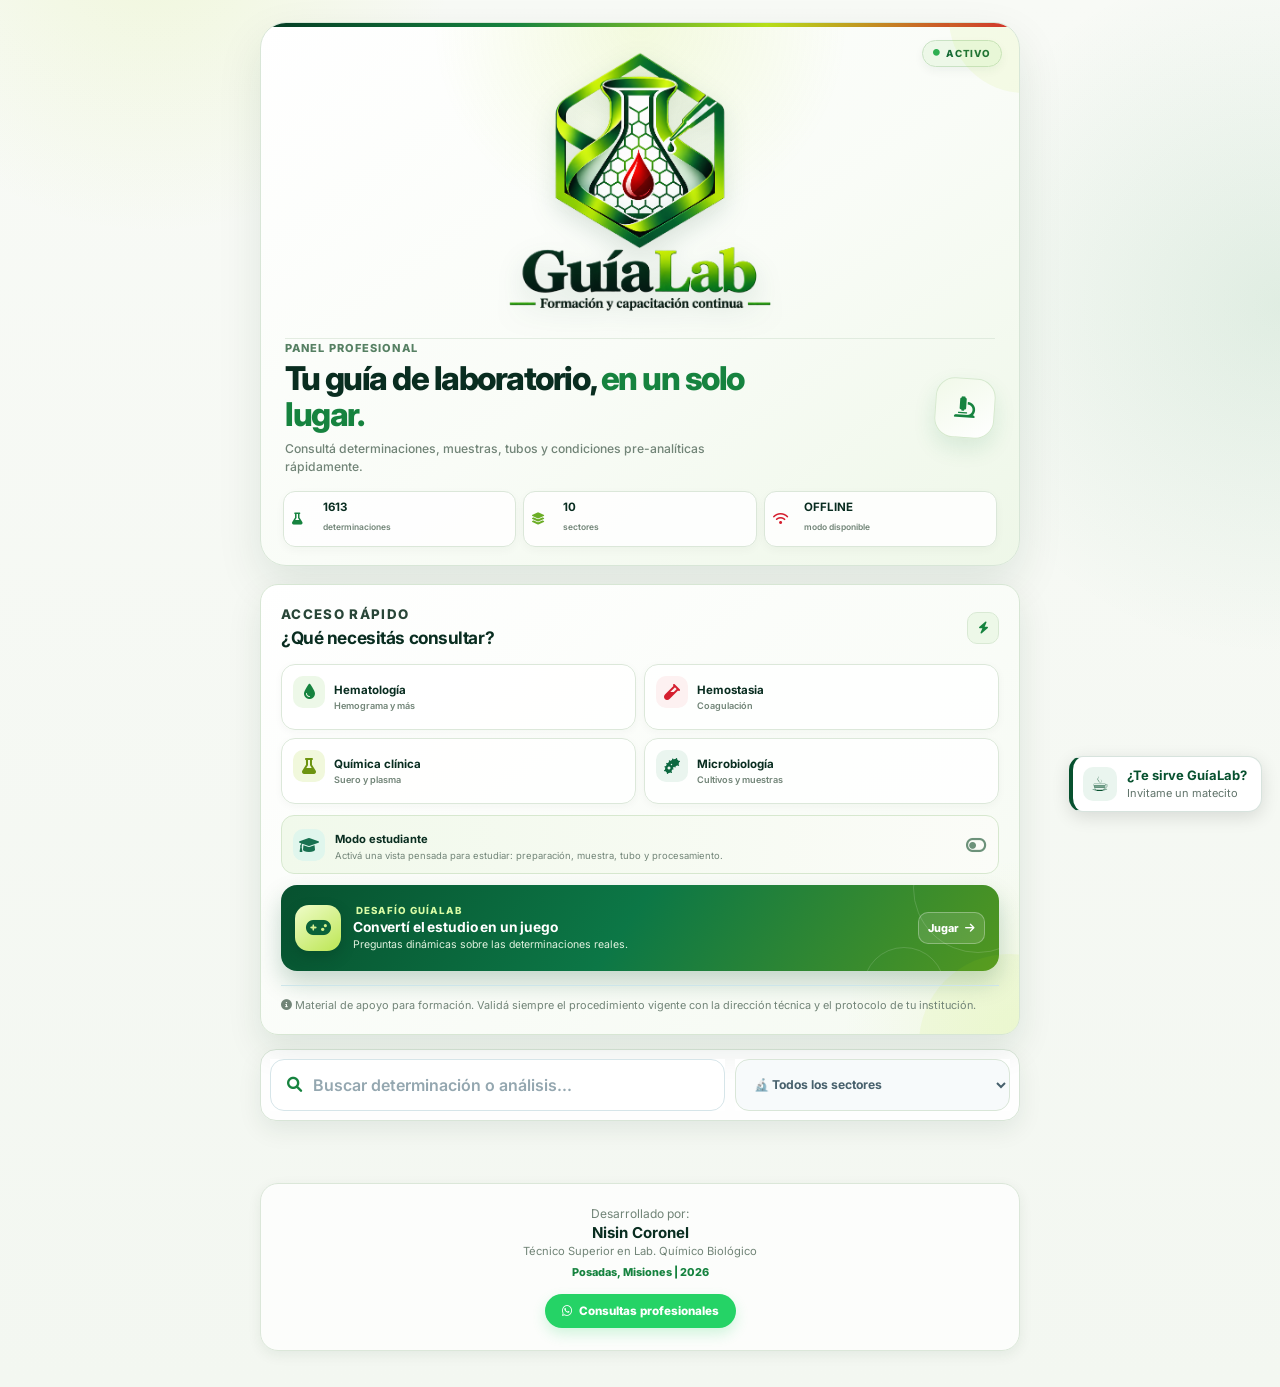
<file: index.html>
<!DOCTYPE html>
<html lang="es">
<head>
    <!-- Google tag (gtag.js) -->
<script async src="https://www.googletagmanager.com/gtag/js?id=G-0PN3C9FFQS"></script>
<script>
  window.dataLayer = window.dataLayer || [];
  function gtag(){dataLayer.push(arguments);}
  gtag('js', new Date());

  gtag('config', 'G-0PN3C9FFQS');
</script>
    <meta charset="UTF-8">
    <meta name="viewport" content="width=device-width, initial-scale=1.0, maximum-scale=1.0, user-scalable=yes">
    <title>GuíaLab | Formación y Pre-Analítica</title>
    <link rel="manifest" href="manifest.json">
    <link rel="stylesheet" href="style.css">
    
    <link rel="preconnect" href="https://fonts.googleapis.com">
    <link rel="preconnect" href="https://fonts.gstatic.com" crossorigin>
    <link href="https://fonts.googleapis.com/css2?family=Inter:wght@400;500;600;700;800&display=swap" rel="stylesheet">
    <link rel="stylesheet" href="https://cdnjs.cloudflare.com/ajax/libs/font-awesome/6.0.0/css/all.min.css">
    
    <meta name="apple-mobile-web-app-capable" content="yes">
    <meta name="apple-mobile-web-app-status-bar-style" content="default">
    <meta name="theme-color" content="#07512f">
</head>
<body>
<!-- Apoyo a GuíaLab -->
<a 
    href="https://matecito.co/guialab"
    target="_blank"
    rel="noopener noreferrer"
    class="matecito-flotante"
    aria-label="Si te sirve GuíaLab, invitame un matecito"
>
    <span class="matecito-icon">☕</span>
    <span class="matecito-text">
        <strong>¿Te sirve GuíaLab?</strong>
        <small>Invitame un matecito</small>
    </span>
</a>
    <div class="app-container">
        <header class="dashboard-header" id="inicio">
            <div class="dashboard-topline">
                <div class="brand-mini brand-full-logo">
                    <img class="brand-logo" src="logo-guialab.png" alt="GuíaLab · Formación y capacitación continua">
                </div>
                <span class="online-pill"><i class="fas fa-circle"></i> Activo</span>
            </div>
            <div class="dashboard-welcome">
                <div>
                    <p class="eyebrow">Panel profesional</p>
                    <h1>Tu guía de laboratorio, <span>en un solo lugar.</span></h1>
                    <p>Consultá determinaciones, muestras, tubos y condiciones pre-analíticas rápidamente.</p>
                </div>
                <div class="header-symbol"><i class="fas fa-microscope"></i></div>
            </div>
            <div class="dashboard-stats" aria-label="Resumen de GuíaLab">
                <div><i class="fas fa-flask"></i><strong id="statDeterminaciones">—</strong><small>determinaciones</small></div>
                <div><i class="fas fa-layer-group"></i><strong id="statSectores">10</strong><small>sectores</small></div>
                <div><i class="fas fa-wifi"></i><strong>OFFLINE</strong><small>modo disponible</small></div>
            </div>
        </header>

        <div id="pedido-status" class="pedido-container" style="display: none;">
            <span><i class="fas fa-clipboard-list"></i> Pedido: <strong id="contador-pedido">0</strong></span>
            <div>
                <button onclick="enviarWhatsApp()" class="btn-ws" title="Enviar por WhatsApp">
                    <i class="fab fa-whatsapp"></i> Enviar
                </button>
                
                <button onclick="descargarTXT()" class="btn-txt" title="Descargar indicaciones en TXT">
                    <i class="fas fa-file-download"></i> TXT
                </button>
                
                <button onclick="vaciarPedido()" class="btn-clear" title="Vaciar Pedido">
                    <i class="fas fa-trash"></i>
                </button>
            </div>
        </div>

        <section class="learning-hub dashboard-panel" id="learningHub" aria-labelledby="learningTitle">
            <div class="panel-heading">
                <div>
                    <p class="section-kicker">Acceso rápido</p>
                    <h2 id="learningTitle">¿Qué necesitás consultar?</h2>
                </div>
                <span class="panel-icon"><i class="fas fa-bolt"></i></span>
            </div>
            <div class="dashboard-actions" aria-label="Acciones rápidas">
                <button type="button" data-sector="Hematología"><span><i class="fas fa-droplet"></i></span><strong>Hematología</strong><small>Hemograma y más</small></button>
                <button type="button" data-sector="Hemostasia"><span><i class="fas fa-vial"></i></span><strong>Hemostasia</strong><small>Coagulación</small></button>
                <button type="button" data-sector="Química clínica"><span><i class="fas fa-flask"></i></span><strong>Química clínica</strong><small>Suero y plasma</small></button>
                <button type="button" data-sector="Microbiología"><span><i class="fas fa-bacterium"></i></span><strong>Microbiología</strong><small>Cultivos y muestras</small></button>
            </div>
            <button type="button" class="dashboard-guide" id="studentModeButton" aria-pressed="false">
                <span class="guide-icon"><i class="fas fa-graduation-cap"></i></span>
                <span class="guide-copy"><strong>Modo estudiante</strong><span>Activá una vista pensada para estudiar: preparación, muestra, tubo y procesamiento.</span></span>
                <span class="guide-toggle"><i class="fas fa-toggle-off"></i></span>
            </button>
            <a class="challenge-card" href="game.html" aria-label="Abrir Desafío GuíaLab">
                <span class="challenge-orbit challenge-orbit-one"></span>
                <span class="challenge-orbit challenge-orbit-two"></span>
                <span class="challenge-icon"><i class="fas fa-gamepad"></i></span>
                <span class="challenge-copy">
                    <span class="challenge-kicker"><i class="fas fa-sparkles"></i> Desafío GuíaLab</span>
                    <strong>Convertí el estudio en un juego</strong>
                    <small>Preguntas dinámicas sobre las determinaciones reales.</small>
                </span>
                <span class="challenge-action">Jugar <i class="fas fa-arrow-right"></i></span>
            </a>
            <div id="studentModePanel" class="student-mode-panel" hidden>
                <div class="student-mode-title"><i class="fas fa-book-medical"></i><strong>Modo estudiante activado</strong></div>
                <div class="student-mode-grid">
                    <div><b>1</b><span>Buscá una determinación</span></div>
                    <div><b>2</b><span>Revisá preparación y ayuno</span></div>
                    <div><b>3</b><span>Identificá muestra y tubo</span></div>
                    <div><b>4</b><span>Estudiá el procesamiento</span></div>
                </div>
            </div>
            <p class="clinical-note"><i class="fas fa-circle-info"></i> Material de apoyo para formación. Validá siempre el procedimiento vigente con la dirección técnica y el protocolo de tu institución.</p>
        </section>

        <section class="search-section" id="buscar" aria-label="Buscar estudios">
            <div class="input-group">
                <i class="fas fa-search"></i>
                <input type="text" id="searchInput" placeholder="Buscar determinación o análisis...">
            </div>
            
            <div class="select-group">
                <select id="areaSelect">
                    <option value="">🔬 Todos los sectores</option>
                    <option value="Hematología">🔬 Hematología</option>
                    <option value="Hemostasia">🩸 Hemostasia</option>
                    <option value="Microbiología">🧫 Microbiología</option>
                    <option value="Química clínica">🧪 Química Clínica</option> 
                    <option value="Endocrinología">🧬 Endocrinología</option>
                    <option value="Serología">💉 Serología</option>
                    <option value="Orina">🚽 Orina</option>
                    <option value="Parasitología">🦠 Parasitología</option>
                    <option value="Pesquisa Neonatal">🐰 Pesquisa Neonatal</option>
                    <option value="Autoinmunidad">🧩 Autoinmunidad</option>
                </select>
            </div>
        </section>

        <p id="resultsSummary" class="results-summary" aria-live="polite"></p>
        <ul id="examList" aria-label="Resultados de estudios"></ul>

        <div id="modal" class="modal">
            <div class="modal-content">
                <span class="close" id="closeModal">&times;</span>
                <div id="modalData"></div>
            </div>
        </div>

        <footer>
            <p>Desarrollado por:</p>
            <strong>Nisin Coronel</strong>
            <span>Técnico Superior en Lab. Químico Biológico</span>
            <div class="footer-tag">Posadas, Misiones | 2026</div>
            
            <a href="https://wa.me/+5493765127562" 
               target="_blank" 
               rel="noopener noreferrer" 
               class="footer-contact">
                <i class="fab fa-whatsapp"></i> Consultas profesionales
            </a>
        </footer>
    </div>

    <nav class="mobile-bottom-nav" aria-label="Navegación rápida">
        <a href="#inicio" class="mobile-nav-item active" data-nav="inicio"><i class="fas fa-house"></i><span>Inicio</span></a>
        <a href="#buscar" class="mobile-nav-item" data-nav="buscar"><i class="fas fa-magnifying-glass"></i><span>Buscar</span></a>
        <a href="#learningHub" class="mobile-nav-item" data-nav="estudiar"><i class="fas fa-graduation-cap"></i><span>Estudiar</span></a>
        <a href="#pedido-status" class="mobile-nav-item" data-nav="pedido"><i class="fas fa-clipboard-list"></i><span>Pedido</span></a>
    </nav>

    <script src="script.js"></script>
    <script>
        // Navegación móvil: mantiene una experiencia tipo app sin alterar la lógica existente.
        document.querySelectorAll('.mobile-nav-item').forEach(item => {
            item.addEventListener('click', () => {
                document.querySelectorAll('.mobile-nav-item').forEach(i => i.classList.remove('active'));
                item.classList.add('active');
                if (item.dataset.nav === 'buscar') {
                    setTimeout(() => document.getElementById('searchInput')?.focus({ preventScroll: true }), 180);
                }
                if (item.dataset.nav === 'pedido') {
                    const pedido = document.getElementById('pedido-status');
                    if (pedido && getComputedStyle(pedido).display === 'none') {
                        document.getElementById('examList')?.scrollIntoView({ behavior: 'smooth', block: 'start' });
                    }
                }
            });
        });
    </script>

    <script>
        if ('serviceWorker' in navigator) {
            window.addEventListener('load', () => {
                navigator.serviceWorker.register('./sw.js')
                    .then(reg => console.log('✅ GuíaLab Offline Activo'))
                    .catch(err => console.log('❌ Error Service Worker', err));
            });
        }
    </script>
</body>
</html>
</file>
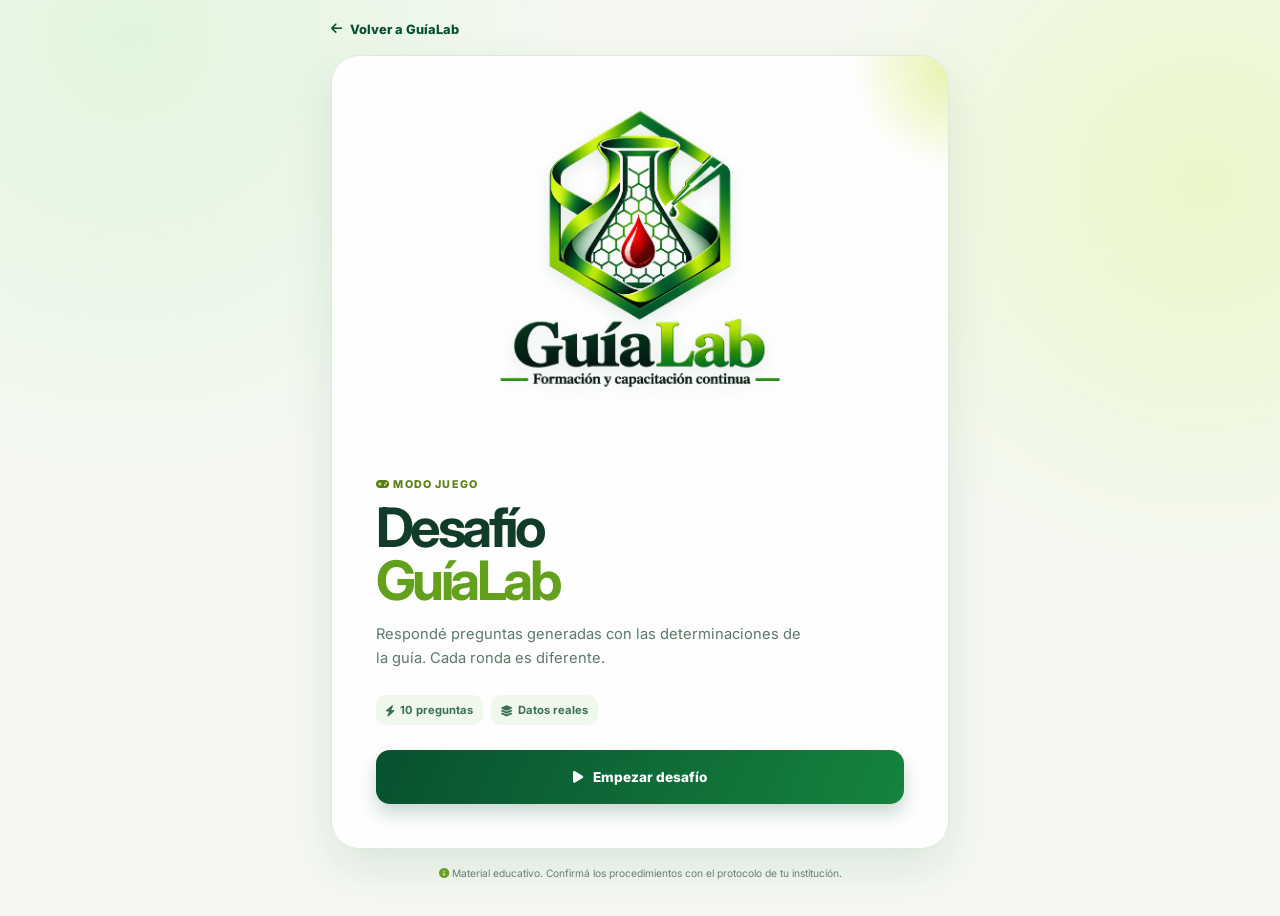
<file: game.html>
<!DOCTYPE html>
<html lang="es">
<head>
    <meta charset="UTF-8">
    <meta name="viewport" content="width=device-width, initial-scale=1.0">
    <meta name="theme-color" content="#07512f">
    <title>Desafío GuíaLab</title>
    <link rel="manifest" href="manifest.json">
    <link rel="preconnect" href="https://fonts.googleapis.com">
    <link rel="preconnect" href="https://fonts.gstatic.com" crossorigin>
    <link href="https://fonts.googleapis.com/css2?family=Inter:wght@400;500;600;700;800&display=swap" rel="stylesheet">
    <link rel="stylesheet" href="https://cdnjs.cloudflare.com/ajax/libs/font-awesome/6.0.0/css/all.min.css">
    <link rel="stylesheet" href="game.css">
</head>
<body>
    <main class="game-shell">
        <a class="back-link" href="index.html"><i class="fas fa-arrow-left"></i> Volver a GuíaLab</a>
        <section class="game-card" aria-live="polite">
            <div class="game-brand"><img src="logo-guialab.png" alt="GuíaLab · Formación y capacitación continua"></div>
            <div id="gameContent">
                <div class="intro-screen">
                    <span class="eyebrow"><i class="fas fa-gamepad"></i> Modo juego</span>
                    <h1>Desafío<br><em>GuíaLab</em></h1>
                    <p>Respondé preguntas generadas con las determinaciones de la guía. Cada ronda es diferente.</p>
                    <div class="intro-stats"><span><i class="fas fa-bolt"></i> 10 preguntas</span><span><i class="fas fa-layer-group"></i> Datos reales</span></div>
                    <button class="primary-button" id="startGame"><i class="fas fa-play"></i> Empezar desafío</button>
                    <p class="best-score" id="bestScore" hidden></p>
                </div>
            </div>
        </section>
        <p class="support-note"><i class="fas fa-circle-info"></i> Material educativo. Confirmá los procedimientos con el protocolo de tu institución.</p>
    </main>
    <script src="game.js"></script>
</body>
</html>
</file>
<file: style.css>
/* ==========================================================
   GUÍALAB · Sistema visual
   Estética clínica / tecnológica · responsive · accesible
   ========================================================== */

:root {
    --primary: #16833f;
    --primary-dark: #07512f;
    --primary-soft: #edf8e8;
    --accent: #b6df18;
    --accent-soft: #f2f9dc;
    --dark: #092d20;
    --text: #365247;
    --muted: #71877c;
    --light-bg: #f4f7f0;
    --white: #ffffff;
    --border: #dce7dd;
    --border-strong: #c6d8ca;
    --whatsapp: #25d366;
    --danger: #e05252;
    --shadow-sm: 0 3px 12px rgba(7, 57, 32, .07);
    --shadow-md: 0 12px 30px rgba(7, 57, 32, .11);
    --shadow-lg: 0 24px 60px rgba(7, 57, 32, .18);
    --radius: 18px;
}

* { box-sizing: border-box; }

html { scroll-behavior: smooth; }

body {
    font-family: 'Inter', 'Segoe UI', system-ui, sans-serif;
    background:
        radial-gradient(circle at 10% 0%, rgba(8, 126, 164, .09), transparent 28rem),
        radial-gradient(circle at 95% 25%, rgba(22, 163, 148, .07), transparent 24rem),
        var(--light-bg);
    margin: 0;
    padding: 22px 16px 40px;
    color: var(--dark);
    -webkit-font-smoothing: antialiased;
    text-rendering: optimizeLegibility;
}

button, input, select { font: inherit; }
button { -webkit-tap-highlight-color: transparent; }

.app-container {
    width: min(100%, 720px);
    margin: 0 auto;
}

/* ===================== HEADER ===================== */
header {
    position: relative;
    overflow: hidden;
    text-align: center;
    margin-bottom: 18px;
    padding: 25px 22px 22px;
    border: 1px solid rgba(255,255,255,.85);
    border-radius: 24px;
    background: rgba(255,255,255,.88);
    box-shadow: var(--shadow-md);
    backdrop-filter: blur(14px);
}

header::before {
    content: '';
    position: absolute;
    inset: 0 0 auto;
    height: 5px;
    background: linear-gradient(90deg, var(--primary-dark), var(--primary), var(--accent));
}

header::after {
    content: '';
    position: absolute;
    width: 150px;
    height: 150px;
    border-radius: 50%;
    right: -80px;
    top: -80px;
    background: rgba(8,126,164,.07);
    pointer-events: none;
}

.brand-logo {
    position: relative;
    z-index: 1;
    display: block;
    width: min(205px, 62%);
    aspect-ratio: 1;
    object-fit: contain;
    margin: -5px auto 5px;
    filter: drop-shadow(0 10px 18px rgba(8, 86, 111, .14));
}

header .eyebrow,
.section-kicker {
    color: var(--primary);
    font-size: .69rem;
    font-weight: 800;
    letter-spacing: .10em;
    text-transform: uppercase;
}

header .eyebrow {
    margin: 0 0 7px;
}

header h1 {
    margin: 0 0 7px;
    font-size: clamp(1.45rem, 5vw, 1.8rem);
    line-height: 1.15;
    font-weight: 800;
    color: var(--dark);
    letter-spacing: -.035em;
}

header > p:last-child {
    margin: 0;
    color: var(--muted);
    font-size: .78rem;
    font-weight: 600;
}

/* ===================== LEARNING HUB ===================== */
.learning-hub {
    position: relative;
    overflow: hidden;
    background: linear-gradient(135deg, #eaf8fb 0%, #f7fcfd 58%, #edf9f6 100%);
    border: 1px solid #cde9ef;
    border-radius: var(--radius);
    padding: 20px;
    margin-bottom: 16px;
    box-shadow: var(--shadow-sm);
}

.learning-hub::after {
    content: '';
    position: absolute;
    width: 180px;
    height: 180px;
    border-radius: 50%;
    background: rgba(22,163,148,.06);
    right: -80px;
    bottom: -100px;
    pointer-events: none;
}

.learning-hub__intro {
    display: flex;
    align-items: flex-start;
    gap: 13px;
    position: relative;
    z-index: 1;
}

.learning-hub__icon {
    display: grid;
    place-items: center;
    flex: 0 0 42px;
    width: 42px;
    height: 42px;
    border-radius: 13px;
    color: #fff;
    background: linear-gradient(145deg, var(--primary), var(--primary-dark));
    box-shadow: 0 7px 16px rgba(8,126,164,.22);
}

.learning-hub h2 {
    margin: 2px 0 6px;
    color: var(--dark);
    font-size: 1.08rem;
    line-height: 1.3;
    letter-spacing: -.02em;
}

.learning-hub p {
    margin: 0;
    color: var(--text);
    font-size: .83rem;
    line-height: 1.5;
}

.learning-hub .section-kicker { margin: 0 0 2px; }

.study-steps {
    display: grid;
    grid-template-columns: repeat(3, 1fr);
    gap: 8px;
    margin: 17px 0 14px;
    position: relative;
    z-index: 1;
}

.study-steps div {
    padding: 11px 7px 10px;
    background: rgba(255,255,255,.72);
    border: 1px solid rgba(255,255,255,.9);
    border-radius: 13px;
    text-align: center;
}

.study-steps span {
    display: grid;
    place-items: center;
    width: 23px;
    height: 23px;
    margin: 0 auto 5px;
    border-radius: 50%;
    background: #c9e9f0;
    color: var(--primary-dark);
    font-size: .68rem;
    font-weight: 800;
}

.study-steps strong, .study-steps small { display: block; }
.study-steps strong { font-size: .73rem; color: var(--dark); }
.study-steps small { margin-top: 2px; color: var(--muted); font-size: .62rem; line-height: 1.2; }

.quick-sectors {
    display: flex;
    flex-wrap: wrap;
    gap: 7px;
    position: relative;
    z-index: 1;
}

.quick-sectors button {
    border: 1px solid #c5e3ea;
    border-radius: 999px;
    padding: 8px 11px;
    background: rgba(255,255,255,.88);
    color: var(--primary-dark);
    cursor: pointer;
    font-size: .72rem;
    font-weight: 700;
    transition: .2s ease;
}

.quick-sectors button:hover,
.quick-sectors button:focus-visible {
    background: #fff;
    border-color: #91cad8;
    transform: translateY(-1px);
    box-shadow: 0 5px 12px rgba(8,126,164,.10);
    outline: none;
}

.clinical-note {
    margin-top: 14px !important;
    padding-top: 11px;
    border-top: 1px solid #cde5ea;
    color: var(--muted) !important;
    font-size: .68rem !important;
    position: relative;
    z-index: 1;
}

/* ===================== PEDIDO ===================== */
.pedido-container {
    background: linear-gradient(135deg, #173d4d, #102c3a);
    color: white;
    padding: 11px 12px 11px 16px;
    border-radius: 16px;
    margin-bottom: 14px;
    display: none;
    justify-content: space-between;
    align-items: center;
    gap: 10px;
    box-shadow: 0 12px 25px rgba(16,44,58,.20);
    position: sticky;
    top: 12px;
    z-index: 20;
    border: 1px solid rgba(255,255,255,.10);
    backdrop-filter: blur(12px);
}

.pedido-container > span {
    font-size: .82rem;
    font-weight: 600;
    white-space: nowrap;
}

.pedido-container > span i { color: #7bd8cd; margin-right: 5px; }
.pedido-container > span strong { color: #fff; font-size: 1rem; }

.pedido-container > div { display: flex; align-items: center; gap: 5px; }

.btn-ws, .btn-txt, .btn-clear {
    border: none;
    color: white;
    cursor: pointer;
    display: inline-flex;
    align-items: center;
    justify-content: center;
    gap: 7px;
    min-height: 38px;
    border-radius: 10px;
    font-weight: 800;
    transition: transform .18s ease, filter .18s ease, box-shadow .18s ease;
}

.btn-ws {
    background: var(--whatsapp);
    padding: 9px 13px;
    box-shadow: 0 5px 14px rgba(37,211,102,.22);
    font-size: .75rem;
}

.btn-txt {
    background: var(--primary);
    padding: 9px 12px;
    font-size: .75rem;
}

.btn-clear {
    background: rgba(255,255,255,.10);
    padding: 9px 11px;
    margin-left: 0;
}

.btn-ws:hover, .btn-txt:hover, .btn-clear:hover { transform: translateY(-1px); filter: brightness(1.06); }
.btn-clear:hover { background: var(--danger); }

/* ===================== SEARCH ===================== */
.search-section {
    display: grid;
    grid-template-columns: minmax(0, 1.65fr) minmax(180px, 1fr);
    gap: 10px;
    margin-bottom: 12px;
}

.input-group, .select-group { position: relative; display: flex; align-items: center; }

.input-group i {
    position: absolute;
    left: 15px;
    color: #8aa1ac;
    font-size: .95rem;
    pointer-events: none;
    z-index: 1;
}

input, select {
    width: 100%;
    min-height: 48px;
    padding: 12px 14px 12px 42px;
    border: 1px solid var(--border);
    border-radius: 13px;
    font-size: 15px;
    color: var(--dark);
    background: rgba(255,255,255,.94);
    outline: none;
    box-shadow: var(--shadow-sm);
    transition: border-color .2s ease, box-shadow .2s ease, transform .2s ease;
}

input::placeholder { color: #94a7b0; }
input:focus, select:focus {
    border-color: #75bfd0;
    box-shadow: 0 0 0 4px rgba(8,126,164,.11), var(--shadow-sm);
}

select { padding-left: 14px; cursor: pointer; }

.results-summary {
    min-height: 18px;
    margin: 0 2px 8px;
    color: var(--muted);
    font-size: .72rem;
    font-weight: 700;
}

/* ===================== RESULTADOS ===================== */
#examList { list-style: none; padding: 0; margin: 0; }

#examList li {
    position: relative;
    background: rgba(255,255,255,.96);
    margin-bottom: 9px;
    padding: 14px 15px;
    border-radius: 15px;
    box-shadow: var(--shadow-sm);
    border: 1px solid var(--border);
    display: flex;
    justify-content: space-between;
    align-items: center;
    gap: 12px;
    cursor: pointer;
    transition: transform .18s ease, box-shadow .18s ease, border-color .18s ease;
    animation: fadeIn .24s ease both;
}

#examList li:hover {
    transform: translateY(-2px);
    box-shadow: var(--shadow-md);
    border-color: #b8d8e1;
}

#examList li:active { transform: translateY(0); }

.wrapper-izquierdo { display: flex; align-items: center; min-width: 0; }
.wrapper-izquierdo > div { min-width: 0; }

.wrapper-izquierdo strong {
    display: inline-block;
    max-width: 100%;
    margin-bottom: 3px;
    color: var(--dark);
    font-size: .9rem;
    line-height: 1.3;
}

.wrapper-izquierdo small { color: var(--muted) !important; font-size: .68rem; }
.wrapper-izquierdo small i { color: var(--primary); margin-right: 3px; }

.tubo-color {
    width: 17px;
    height: 17px;
    border-radius: 50%;
    display: inline-block;
    margin-right: 13px;
    box-shadow: inset 0 0 0 2px rgba(0,0,0,.09), 0 2px 5px rgba(0,0,0,.08);
    flex-shrink: 0;
}

.color-rojo { background-color: #dc3d4b; }
.color-lila { background-color: #9b62d2; }
.color-celeste { background-color: #26a9d4; }
.color-negro { background-color: #263943; }
.color-verde { background-color: #2dbd83; }
.color-esteril { background-color: #f3b64a; border: 2px solid #4d9be8 !important; }

.badge {
    display: inline-flex;
    align-items: center;
    padding: 3px 7px;
    border-radius: 999px;
    font-size: .57rem;
    line-height: 1.2;
    font-weight: 800;
    text-transform: uppercase;
    letter-spacing: .03em;
    margin-left: 5px;
    vertical-align: 2px;
}

.urgencia-alta { background: #ffe6e7; color: #a72e39; }
.urgencia-media { background: #fff2d7; color: #8a5a08; }
.urgencia-baja { background: #e0f6ed; color: #187151; }

#examList li > i { color: #b2c4cc !important; transition: transform .2s ease, color .2s ease; }
#examList li:hover > i { color: var(--primary) !important; transform: translateX(2px); }

/* ===================== MODAL ===================== */
.modal {
    display: none;
    position: fixed;
    z-index: 100;
    inset: 0;
    width: 100%;
    height: 100%;
    padding: 18px;
    background: rgba(10, 30, 40, .62);
    backdrop-filter: blur(7px);
    align-items: center;
    justify-content: center;
}

.modal-content {
    max-height: min(88vh, 760px);
    overflow-y: auto;
    background: var(--white);
    padding: 24px;
    border: 1px solid rgba(255,255,255,.8);
    border-radius: 24px;
    width: min(100%, 470px);
    position: relative;
    box-shadow: var(--shadow-lg);
    animation: modalIn .2s ease both;
    scrollbar-width: thin;
}

.close {
    position: absolute;
    right: 16px;
    top: 13px;
    display: grid;
    place-items: center;
    width: 34px;
    height: 34px;
    border-radius: 10px;
    font-size: 23px;
    line-height: 1;
    color: #8aa0aa;
    cursor: pointer;
    transition: .18s ease;
    z-index: 2;
}

.close:hover { color: var(--dark); background: #eef4f6; }

.modal-header-analisis {
    border-bottom: 1px solid var(--border);
    padding: 3px 40px 14px 0;
    margin-bottom: 14px;
}

.modal-title {
    font-size: 1.22rem;
    line-height: 1.25;
    font-weight: 800;
    color: var(--dark);
    margin: 0 0 5px;
    letter-spacing: -.025em;
}

.modal-sector {
    font-size: .65rem;
    font-weight: 800;
    color: var(--primary-dark);
    background: var(--primary-soft);
    border: 1px solid #cde9ef;
    padding: 4px 8px;
    border-radius: 999px;
}

.seccion-modal-paciente,
.seccion-modal-tecnico {
    border-radius: 15px;
    padding: 14px;
    margin-bottom: 14px;
}

.seccion-modal-paciente { background: #eefaf6; border: 1px solid #ccefe4; }
.seccion-modal-tecnico { background: #f5f9fb; border: 1px solid var(--border); }

.modal-subtitulo {
    font-size: .69rem;
    font-weight: 800;
    text-transform: uppercase;
    letter-spacing: .07em;
    margin: 0 0 7px;
}

.modal-subtitulo.paciente { color: #16735f; }
.modal-subtitulo.tecnico { color: var(--primary-dark); }

.modal-texto { font-size: .84rem; color: var(--text); line-height: 1.55; margin: 0; }

.modal-tabs {
    display: flex;
    gap: 6px;
    margin-bottom: 14px;
    padding: 4px;
    border: 1px solid var(--border);
    background: #f4f8f9;
    border-radius: 13px;
}

.tab-btn {
    flex: 1;
    background: transparent;
    border: none;
    padding: 9px;
    border-radius: 9px;
    font-size: .77rem;
    font-weight: 800;
    color: var(--muted);
    cursor: pointer;
    display: flex;
    align-items: center;
    justify-content: center;
    gap: 6px;
    transition: all .2s ease;
}

.tab-btn.active.tab-paciente {
    background: #fff;
    color: #16735f;
    box-shadow: 0 3px 9px rgba(21,76,65,.10);
}

.tab-btn.active.tab-tecnico {
    background: #fff;
    color: var(--primary-dark);
    box-shadow: 0 3px 9px rgba(8,86,111,.10);
}

.tab-content { display: none; animation: fadeIn .2s ease; }
.tab-content.active { display: block; }

.btn-whatsapp-premium {
    width: 100%;
    color: white;
    background: linear-gradient(135deg, var(--primary), var(--primary-dark));
    border: none;
    padding: 13px;
    border-radius: 12px;
    font-weight: 800;
    font-size: .84rem;
    cursor: pointer;
    display: flex;
    align-items: center;
    justify-content: center;
    gap: 8px;
    box-shadow: 0 8px 18px rgba(8,126,164,.20);
    transition: all .2s ease;
}

.btn-whatsapp-premium:hover { transform: translateY(-1px); filter: brightness(1.04); }

/* ===================== FOOTER ===================== */
footer {
    text-align: center;
    margin-top: 30px;
    padding: 22px 18px;
    font-size: .75rem;
    color: var(--muted);
    background: rgba(255,255,255,.82);
    border: 1px solid var(--border);
    border-radius: 18px;
    box-shadow: var(--shadow-sm);
}

footer p { margin: 0 0 2px; }

footer strong {
    display: block;
    color: var(--dark);
    font-size: .94rem;
    margin-top: 2px;
}

footer > span { display: block; margin-top: 2px; font-size: .7rem; }

.footer-tag { margin-top: 7px; color: var(--primary); font-weight: 800; font-size: .68rem; }

.footer-contact {
    text-decoration: none;
    background: var(--whatsapp);
    color: white;
    padding: 10px 17px;
    border-radius: 999px;
    font-size: .73rem;
    display: inline-flex;
    align-items: center;
    gap: 7px;
    margin-top: 15px;
    font-weight: 800;
    box-shadow: 0 6px 14px rgba(37,211,102,.20);
    transition: all .2s ease;
}

.footer-contact:hover { transform: translateY(-1px); filter: brightness(1.04); }

/* ===================== EMPTY / ACCESSIBILITY ===================== */
#examList li[style*="cursor: default"] { justify-content: flex-start; cursor: default; }

button:focus-visible, a:focus-visible, li:focus-visible {
    outline: 3px solid rgba(8,126,164,.25);
    outline-offset: 2px;
}

@keyframes fadeIn {
    from { opacity: 0; transform: translateY(5px); }
    to { opacity: 1; transform: translateY(0); }
}

@keyframes modalIn {
    from { opacity: 0; transform: translateY(12px) scale(.985); }
    to { opacity: 1; transform: translateY(0) scale(1); }
}

@media (max-width: 600px) {
    body { padding: 12px 11px 28px; }
    .app-container { width: 100%; }
    header { padding: 22px 16px 18px; border-radius: 20px; }
    .brand-logo { width: min(180px, 60%); }
    .learning-hub { padding: 17px; border-radius: 17px; }
    .search-section { grid-template-columns: 1fr; }
    .pedido-container { top: 8px; }
    .btn-ws { padding-inline: 11px; }
    .btn-txt { padding-inline: 10px; }
    .modal { padding: 10px; }
    .modal-content { padding: 20px 18px; border-radius: 21px; max-height: 92vh; }
}

@media (max-width: 400px) {
    .brand-logo { width: 160px; }
    .study-steps { gap: 5px; }
    .study-steps div { padding-inline: 4px; }
    .study-steps small { font-size: .58rem; }
    .quick-sectors button { font-size: .68rem; padding: 7px 9px; }
    .pedido-container { padding-left: 11px; }
    .pedido-container > span { font-size: .72rem; }
    .btn-ws, .btn-txt { font-size: .68rem; }
    .btn-clear { padding-inline: 9px; }
}

@media (prefers-reduced-motion: reduce) {
    *, *::before, *::after { scroll-behavior: auto !important; animation-duration: .01ms !important; transition-duration: .01ms !important; }
}

/* ==========================================================
   GUÍALAB · Dashboard médico v4
   Capa visual sobre el sistema existente
   ========================================================== */
.dashboard-header {
    padding: 18px 20px 16px;
    text-align: left;
    background: linear-gradient(145deg, rgba(255,255,255,.98), rgba(246,251,252,.96));
}
.dashboard-topline { display:flex; align-items:center; justify-content:space-between; gap:12px; }
.brand-mini { display:flex; align-items:center; gap:10px; min-width:0; }
.dashboard-header .brand-logo { width:44px; height:44px; margin:0; filter:none; flex:0 0 44px; }
.brand-copy { display:flex; flex-direction:column; line-height:1.05; }
.brand-name { font-size:1.02rem; font-weight:800; letter-spacing:-.035em; color:var(--dark); }
.brand-subtitle { margin-top:4px; font-size:.62rem; font-weight:700; color:var(--muted); text-transform:uppercase; letter-spacing:.08em; }
.online-pill { display:inline-flex; align-items:center; gap:6px; padding:6px 9px; border:1px solid #ccefe4; background:#effaf6; color:#187151; border-radius:999px; font-size:.61rem; font-weight:800; text-transform:uppercase; letter-spacing:.06em; }
.online-pill i { font-size:.42rem; }
.dashboard-welcome { display:flex; align-items:center; justify-content:space-between; gap:16px; margin:24px 2px 17px; }
.dashboard-welcome .eyebrow { margin:0 0 5px; }
.dashboard-welcome h1 { max-width:500px; margin:0; font-size:clamp(1.45rem,5vw,2rem); line-height:1.1; letter-spacing:-.045em; }
.dashboard-welcome h1 span { color:var(--primary); }
.dashboard-welcome p:last-child { max-width:500px; margin:8px 0 0; color:var(--muted); font-size:.76rem; line-height:1.45; font-weight:500; }
.header-symbol { flex:0 0 60px; width:60px; height:60px; display:grid; place-items:center; border-radius:19px; color:#fff; background:linear-gradient(145deg,var(--primary),var(--accent)); box-shadow:0 12px 24px rgba(8,126,164,.22); font-size:1.3rem; transform:rotate(4deg); }
.dashboard-stats { display:grid; grid-template-columns:repeat(3,1fr); gap:7px; }
.dashboard-stats > div { display:grid; grid-template-columns:24px 1fr; grid-template-rows:auto auto; column-gap:7px; padding:9px 8px; border:1px solid #e0ecef; background:#fff; border-radius:12px; }
.dashboard-stats i { grid-row:1 / span 2; align-self:center; color:var(--primary); font-size:.76rem; }
.dashboard-stats strong { color:var(--dark); font-size:.72rem; line-height:1.1; }
.dashboard-stats small { margin-top:2px; color:var(--muted); font-size:.53rem; font-weight:600; }

.dashboard-panel { padding:18px; background:#fff; border:1px solid #e0e9ed; }
.panel-heading { display:flex; align-items:center; justify-content:space-between; gap:10px; margin-bottom:13px; }
.panel-heading h2 { margin:2px 0 0; font-size:1.02rem; letter-spacing:-.025em; }
.panel-icon { width:32px; height:32px; display:grid; place-items:center; border-radius:10px; background:#eaf7fa; color:var(--primary); font-size:.75rem; }
.dashboard-actions { display:grid; grid-template-columns:repeat(2,1fr); gap:8px; }
.dashboard-actions button { text-align:left; border:1px solid #e1ebee; background:#f9fbfc; border-radius:14px; padding:11px; cursor:pointer; transition:.2s ease; display:grid; grid-template-columns:32px 1fr; grid-template-rows:auto auto; column-gap:9px; }
.dashboard-actions button:hover,.dashboard-actions button:focus-visible { background:#fff; border-color:#afd6df; transform:translateY(-1px); box-shadow:0 8px 18px rgba(21,56,72,.08); outline:none; }
.dashboard-actions button > span { grid-row:1 / span 2; width:32px; height:32px; display:grid; place-items:center; border-radius:10px; background:#e8f6fa; color:var(--primary); }
.dashboard-actions strong { align-self:end; color:var(--dark); font-size:.72rem; }
.dashboard-actions small { margin-top:3px; color:var(--muted); font-size:.57rem; font-weight:600; }
.dashboard-guide { display:flex; align-items:center; gap:10px; margin-top:11px; padding:11px; border-radius:13px; background:linear-gradient(90deg,#f0faf9,#f7fbfc); border:1px solid #d8eeea; }
.guide-icon { width:32px; height:32px; flex:0 0 32px; display:grid; place-items:center; border-radius:10px; background:#e0f6ed; color:#187151; }
.dashboard-guide strong { color:var(--dark); font-size:.7rem; }
.dashboard-guide p { margin:3px 0 0; color:var(--muted); font-size:.59rem; line-height:1.35; }
.dashboard-guide > i { margin-left:auto; color:#8ca6ae; font-size:.7rem; }
.dashboard-panel .clinical-note { margin-bottom:0; }

/* Search bar as a primary dashboard control */
.search-section { margin-top:12px; padding:10px; border:1px solid #dce9ed; background:rgba(255,255,255,.82); border-radius:16px; box-shadow:var(--shadow-sm); }
.input-group input { min-height:50px; border-color:#d6e5e9; box-shadow:none; font-size:.84rem; font-weight:600; }
.input-group i { left:17px; color:var(--primary); }
.select-group select { min-height:50px; box-shadow:none; background:#f7fafb; font-size:.76rem; font-weight:700; color:#47606c; }
.search-section:focus-within { border-color:#b7dce5; box-shadow:0 0 0 3px rgba(8,126,164,.07); }

@media (max-width:600px) {
    .dashboard-header { padding:15px 15px 13px; }
    .dashboard-welcome { margin-top:20px; }
    .header-symbol { width:50px; height:50px; flex-basis:50px; font-size:1rem; border-radius:16px; }
    .dashboard-welcome h1 { font-size:1.45rem; }
    .dashboard-welcome p:last-child { font-size:.68rem; }
    .dashboard-stats > div { padding:8px 6px; }
    .dashboard-actions button { padding:10px; }
}
@media (max-width:400px) {
    .dashboard-welcome { gap:8px; }
    .header-symbol { display:none; }
    .dashboard-actions { gap:6px; }
}


/* ==========================================================
   GUÍALAB · Identidad visual del logo + modo estudiante v5
   Paleta basada en verde laboratorio, verde lima y rojo sangre.
   ========================================================== */
body {
    background:
        radial-gradient(circle at 8% 0%, rgba(22,131,63,.12), transparent 25rem),
        radial-gradient(circle at 96% 18%, rgba(182,223,24,.10), transparent 23rem),
        #f4f7f0;
}

.dashboard-header {
    background:
        radial-gradient(circle at 50% 8%, rgba(182,223,24,.10), transparent 15rem),
        linear-gradient(145deg, #ffffff 0%, #f7fbf4 65%, #eff7e9 100%);
    border-color: #dbe8d9;
}

.dashboard-header::before {
    background: linear-gradient(90deg, #064d2f 0%, #16833f 48%, #b6df18 82%, #d51f2f 100%);
}

.brand-full-logo {
    width: 100%;
    justify-content: center;
    padding: 2px 0 0;
}

.dashboard-header .brand-logo {
    width: 210px;
    height: auto;
    max-width: 72vw;
    object-fit: contain;
    flex: 0 0 auto;
    display: block;
    filter: drop-shadow(0 7px 10px rgba(5,65,34,.13));
}

.online-pill {
    position: absolute;
    top: 18px;
    right: 18px;
    background: #edf8e8 !important;
    color: #166b36 !important;
    border-color: #cce5c8 !important;
}

.online-pill i { color: #2eaf51 !important; }

.dashboard-welcome { margin-top: 17px; }
.dashboard-welcome h1 span { color: #16833f; }
.dashboard-welcome .eyebrow { color: #568063; }
.header-symbol {
    color: #16833f !important;
    background: linear-gradient(145deg,#eff8e8,#ffffff) !important;
    border-color: #d6e9cf !important;
}

.dashboard-stats > div { border-color: #dce8d8; background: rgba(255,255,255,.86); }
.dashboard-stats i { color: #16833f; }
.dashboard-stats > div:nth-child(2) i { color: #6cae27; }
.dashboard-stats > div:nth-child(3) i { color: #d43a3a; }

.dashboard-panel {
    border-color: #dbe8d9;
    background: linear-gradient(145deg,#ffffff,#f8fbf6);
}
.dashboard-actions button > span {
    background: #edf8e8;
    color: #16833f;
}
.dashboard-actions button:hover,
.dashboard-actions button:focus-visible { border-color:#a8cc9f; }
.dashboard-guide {
    width: 100%;
    border: 1px solid #d7e8cf;
    background: linear-gradient(90deg,#f1f9eb,#fbfcf8);
    color: inherit;
    text-align: left;
    cursor: pointer;
}
.dashboard-guide:hover { border-color:#a8cc9f; box-shadow:0 8px 18px rgba(22,131,63,.09); transform:translateY(-1px); }
.dashboard-guide:focus-visible { outline:3px solid rgba(22,131,63,.20); outline-offset:2px; }
.challenge-card { position:relative; isolation:isolate; overflow:hidden; display:flex; align-items:center; gap:12px; width:100%; min-height:86px; margin-top:11px; padding:14px; border-radius:16px; text-decoration:none; color:#fff; background:linear-gradient(125deg,#07512f 0%,#0c7746 48%,#79a90a 130%); box-shadow:0 12px 24px rgba(7,81,47,.22); transition:transform .18s ease, box-shadow .18s ease; }
.challenge-card:hover { transform:translateY(-2px); box-shadow:0 16px 30px rgba(7,81,47,.28); }
.challenge-card:focus-visible { outline:3px solid #9bd32a; outline-offset:3px; }
.challenge-card > * { position:relative; z-index:1; }
.challenge-icon { display:grid; place-items:center; flex:0 0 46px; width:46px; height:46px; border-radius:14px; font-size:1.25rem; color:#0a6139; background:linear-gradient(145deg,#effcc9,#bce653); box-shadow:0 6px 14px rgba(1,50,28,.28); }
.challenge-copy { display:flex; flex:1; min-width:0; flex-direction:column; gap:3px; }
.challenge-kicker { font-size:.61rem; font-weight:800; letter-spacing:.1em; text-transform:uppercase; color:#d9fca5; }
.challenge-copy strong { font-size:.86rem; letter-spacing:-.01em; }
.challenge-copy small { font-size:.66rem; line-height:1.35; color:#e1f2df; }
.challenge-action { display:inline-flex; align-items:center; gap:6px; flex:0 0 auto; font-size:.68rem; font-weight:800; padding:8px 9px; border:1px solid rgba(255,255,255,.3); border-radius:10px; background:rgba(255,255,255,.12); }
.challenge-orbit { position:absolute; z-index:0; display:block; border:1px solid rgba(255,255,255,.15); border-radius:50%; pointer-events:none; }
.challenge-orbit-one { width:130px; height:130px; right:-44px; top:-62px; }
.challenge-orbit-two { width:82px; height:82px; right:54px; bottom:-58px; }
.guide-copy { flex:1; min-width:0; }
.guide-copy > span { display:block; margin-top:3px; color:var(--muted); font-size:.59rem; line-height:1.35; }
.guide-toggle { color:#6c927a; font-size:1.15rem; }
.student-mode-panel {
    margin-top: 9px;
    padding: 13px;
    border-radius: 14px;
    background: #f4faef;
    border: 1px solid #d6e8cd;
    animation: fadeIn .2s ease both;
}
.student-mode-panel[hidden] { display:none; }
.student-mode-title { display:flex; align-items:center; gap:7px; color:#0d6334; font-size:.72rem; margin-bottom:10px; }
.student-mode-grid { display:grid; grid-template-columns:repeat(2,1fr); gap:7px; }
.student-mode-grid div { display:flex; align-items:center; gap:7px; padding:8px; background:#fff; border:1px solid #e0ebdc; border-radius:10px; }
.student-mode-grid b { display:grid; place-items:center; width:21px; height:21px; flex:0 0 21px; border-radius:50%; background:#dff0d7; color:#146536; font-size:.65rem; }
.student-mode-grid span { color:#456052; font-size:.61rem; line-height:1.2; font-weight:650; }
.student-start { margin-top:9px; width:100%; border:0; border-radius:10px; padding:9px; background:linear-gradient(135deg,#16833f,#07512f); color:#fff; font-size:.69rem; font-weight:800; cursor:pointer; }
.student-start:hover { filter:brightness(1.05); }

/* Green/lime identity for the main controls */
.input-group, .select-group { border-color:#d5e4d7; background:#fff; }
.input-group:focus-within { border-color:#76b77e; box-shadow:0 0 0 4px rgba(22,131,63,.10), var(--shadow-sm); }
.input-group > i { color:#16833f; }
select:focus { border-color:#76b77e; box-shadow:0 0 0 4px rgba(22,131,63,.10),var(--shadow-sm); }
.results-summary { color:#678072; }
#examList li:hover { border-color:#b5d0b4; }
.wrapper-izquierdo small i { color:#16833f; }
#examList li > i { color:#a7b9ad !important; }
#examList li:hover > i { color:#16833f !important; }

.modal-sector { color:#146536; background:#edf8e8; border-color:#d3e8cd; }
.seccion-modal-paciente { background:#f1f9ed; border-color:#d5e9cd; }
.seccion-modal-tecnico { background:#f7faf6; border-color:#dce7dd; }
.modal-subtitulo.paciente { color:#277442; }
.modal-subtitulo.tecnico { color:#0f6a38; }
.tab-btn.active.tab-paciente, .tab-btn.active.tab-tecnico { color:#176b39; }
.btn-whatsapp-premium { background:linear-gradient(135deg,#16833f,#07512f); box-shadow:0 8px 18px rgba(22,131,63,.20); }

@media (max-width:600px) {
    .dashboard-header .brand-logo { width:190px; max-width:76vw; }
    .online-pill { top:13px; right:13px; }
}
@media (max-width:400px) {
    .dashboard-header .brand-logo { width:175px; max-width:74vw; }
    .student-mode-grid { gap:5px; }
}

/* ===================== MODO ESTUDIANTE · DESAFÍO ===================== */
.student-challenge {
    margin: 0 0 15px;
    padding: 16px;
    border: 1px solid #cfe3c9;
    border-radius: 18px;
    background: linear-gradient(145deg, #f8fcf5, #edf7e9);
    box-shadow: 0 8px 22px rgba(22, 99, 52, .08);
}

.student-challenge-head {
    display: flex;
    align-items: flex-start;
    gap: 11px;
    margin-bottom: 13px;
}

.student-challenge-badge {
    width: 38px;
    height: 38px;
    flex: 0 0 38px;
    display: grid;
    place-items: center;
    border-radius: 12px;
    background: linear-gradient(135deg, #16833f, #6cae27);
    color: #fff;
    box-shadow: 0 6px 13px rgba(22, 131, 63, .18);
}

.student-overline {
    display: block;
    color: #16833f;
    font-size: .58rem;
    font-weight: 900;
    text-transform: uppercase;
    letter-spacing: .1em;
    margin-bottom: 2px;
}

.student-challenge-head h3 {
    margin: 0;
    color: #163f29;
    font-size: .98rem;
    letter-spacing: -.015em;
}

.student-challenge-head p {
    margin: 3px 0 0;
    color: #668071;
    font-size: .68rem;
    line-height: 1.35;
}

.student-question-list {
    display: grid;
    gap: 7px;
}

.student-question {
    display: flex;
    align-items: center;
    gap: 9px;
    padding: 10px;
    background: rgba(255,255,255,.88);
    border: 1px solid #dce9d8;
    border-radius: 13px;
    transition: .18s ease;
}

.student-question:has(.student-answer:not([hidden])) {
    border-color: #b9d6b1;
    background: #fff;
}

.student-question-icon {
    width: 29px;
    height: 29px;
    flex: 0 0 29px;
    display: grid;
    place-items: center;
    border-radius: 9px;
    background: #edf8e8;
    color: #16833f;
    font-size: .72rem;
}

.student-question-body {
    flex: 1;
    min-width: 0;
}

.student-question-body > strong {
    display: block;
    color: #274335;
    font-size: .69rem;
    line-height: 1.3;
}

.student-answer {
    margin-top: 5px;
    padding: 7px 9px;
    border-radius: 8px;
    background: #f1f8ed;
    color: #185d32;
    border-left: 3px solid #6cae27;
    font-size: .68rem;
    line-height: 1.35;
    animation: fadeIn .18s ease both;
}

.reveal-answer {
    flex: 0 0 auto;
    border: 1px solid #cfe3c9;
    background: #f7fbf5;
    color: #26713f;
    border-radius: 9px;
    padding: 7px 8px;
    font-size: .62rem;
    font-weight: 800;
    cursor: pointer;
    display: inline-flex;
    align-items: center;
    gap: 4px;
    transition: .18s ease;
}

.reveal-answer:hover,
.reveal-answer.revealed {
    background: #16833f;
    border-color: #16833f;
    color: #fff;
}

.student-challenge-actions {
    display: flex;
    gap: 7px;
    margin-top: 10px;
}

.student-challenge-actions button {
    flex: 1;
    border-radius: 10px;
    padding: 9px 10px;
    font-size: .65rem;
    font-weight: 800;
    cursor: pointer;
    transition: .18s ease;
}

.student-reveal-all {
    border: 1px solid #bcd8b5;
    background: #fff;
    color: #176b39;
}

.student-reveal-all:hover { background: #f1f8ed; }

.student-see-file {
    border: 0;
    background: linear-gradient(135deg, #16833f, #07512f);
    color: #fff;
    box-shadow: 0 5px 12px rgba(22, 131, 63, .15);
}

.student-see-file:hover { transform: translateY(-1px); filter: brightness(1.04); }

.student-reveal-card { display:grid; grid-template-columns:42px 1fr; gap:10px; align-items:start; padding:14px; border:1px solid #cfe3c9; border-radius:15px; background:linear-gradient(145deg,#fbfef8,#eff8e9); }
.student-reveal-icon { display:grid; place-items:center; width:42px; height:42px; border-radius:13px; color:#176b39; background:#dff0d7; }
.student-reveal-card h3 { margin:3px 0; color:#16412c; font-size:.82rem; }
.student-reveal-card p { margin:0; color:#668072; font-size:.68rem; line-height:1.45; }
.student-reveal-card .student-see-file { grid-column:1 / -1; width:100%; padding:10px; border-radius:10px; font-size:.7rem; font-weight:800; cursor:pointer; }

.student-mode-active .modal-content {
    border-color: #cfe3c9;
}

.student-mode-active .student-reference-wrap {
    border-top: 1px dashed #cddfc8;
    padding-top: 14px;
}

@media (max-width: 430px) {
    .student-question { align-items: flex-start; }
    .reveal-answer span { display: none; }
    .reveal-answer { padding: 8px 9px; }
    .student-challenge-actions { flex-direction: column; }
    .student-reveal-card { grid-template-columns:36px 1fr; }
    .student-reveal-icon { width:36px; height:36px; }
}


/* ===================== NBU ===================== */
.nbu-mini {
    display: inline-flex;
    align-items: center;
    margin-left: 7px;
    padding: 2px 6px;
    border-radius: 999px;
    background: #f0f7d9;
    color: #557514;
    font-size: .58rem;
    font-weight: 800;
    vertical-align: middle;
}
.nbu-chip {
    display: inline-flex;
    align-items: center;
    gap: 5px;
    padding: 5px 8px;
    border-radius: 999px;
    background: #f0f7d9;
    color: #557514;
    font-size: .72rem;
    font-weight: 800;
    border: 1px solid #d9e8ad;
}

.student-panel-actions { display:flex; gap:8px; margin-top:10px; }
.student-panel-actions .student-start { flex:1; margin-top:0; }

/* ==========================================================
   GUÍALAB v13 · Experiencia móvil + acabado visual
   Identidad: verde laboratorio / lima / rojo del logotipo.
   ========================================================== */
:root {
    --primary: #16833f;
    --primary-dark: #07512f;
    --primary-deep: #043b24;
    --accent: #b6df18;
    --accent-strong: #8fb915;
    --red: #d51f2f;
    --light-bg: #f5f8f2;
    --card: rgba(255,255,255,.94);
    --border: #d9e6d8;
    --text: #294638;
    --muted: #718477;
    --shadow-sm: 0 4px 14px rgba(7,57,32,.07);
    --shadow-md: 0 14px 34px rgba(7,57,32,.10);
}

html { scroll-padding-top: 18px; }
body {
    min-height: 100vh;
    overflow-x: hidden;
    padding-bottom: 36px;
    background:
        radial-gradient(circle at 12% -5%, rgba(182,223,24,.12), transparent 19rem),
        radial-gradient(circle at 100% 22%, rgba(22,131,63,.10), transparent 22rem),
        linear-gradient(180deg,#f8faf6 0%,#f3f7f1 100%);
}
button, a, input, select { touch-action: manipulation; }

.app-container { width: min(100%, 760px); }

/* ---------- Header / logo ---------- */
.dashboard-header {
    padding: 20px 22px 18px;
    border-radius: 26px;
    border: 1px solid #d8e6d7;
    background:
        radial-gradient(circle at 50% 0%, rgba(182,223,24,.13), transparent 13rem),
        linear-gradient(145deg,#ffffff 0%,#f9fcf7 54%,#eef7e8 100%);
    box-shadow: 0 18px 45px rgba(7,57,32,.10);
}
.dashboard-header::before { height: 4px; background: linear-gradient(90deg,var(--primary-deep),var(--primary),var(--accent),var(--red)); }
.dashboard-header::after { background: rgba(182,223,24,.08); }
.brand-full-logo { padding: 0; }
.dashboard-header .brand-logo {
    width: 260px;
    max-width: 82vw;
    height: auto;
    margin: 0 auto;
    filter: drop-shadow(0 9px 13px rgba(5,65,34,.14));
}
.online-pill {
    top: 17px;
    right: 17px;
    padding: 7px 10px;
    background: rgba(237,248,232,.96) !important;
    border-color: #c9e2c4 !important;
    box-shadow: 0 4px 10px rgba(7,57,32,.05);
}
.dashboard-welcome {
    margin: 15px 2px 16px;
    padding-top: 2px;
    border-top: 1px solid rgba(217,230,216,.7);
}
.dashboard-welcome h1 { font-size: clamp(1.55rem,5vw,2.05rem); }
.header-symbol { background: linear-gradient(145deg,#f1f9e9,#fff) !important; color:var(--primary) !important; border:1px solid #d6e8cf; box-shadow:0 10px 22px rgba(22,131,63,.12); }
.dashboard-stats > div { min-height: 56px; border-color:#dbe7d9; box-shadow:0 3px 10px rgba(7,57,32,.035); }
.dashboard-stats > div:nth-child(3) i { color:var(--red); }

/* ---------- Cards / dashboard ---------- */
.learning-hub {
    margin-bottom: 14px;
    padding: 20px;
    border-color:#d7e6d4;
    background:
        radial-gradient(circle at 100% 100%,rgba(182,223,24,.09),transparent 11rem),
        linear-gradient(145deg,#ffffff,#f5faf2);
    box-shadow: var(--shadow-md);
}
.learning-hub::after { background:rgba(182,223,24,.08); }
.panel-heading { margin-bottom:14px; }
.panel-heading h2 { font-size:1.08rem; }
.panel-icon { background:#edf8e8; color:var(--primary); border:1px solid #d9e9d4; }
.dashboard-actions button {
    min-height:66px;
    border-color:#dce8da;
    background:rgba(255,255,255,.88);
    box-shadow:0 2px 8px rgba(7,57,32,.035);
}
.dashboard-actions button > span { background:#edf8e8; color:var(--primary); }
.dashboard-actions button:nth-child(2) > span { background:#fdf1f1; color:var(--red); }
.dashboard-actions button:nth-child(3) > span { background:#f1f8dc; color:#6d940f; }
.dashboard-actions button:nth-child(4) > span { background:#eaf5ef; color:#0c6840; }
.dashboard-actions button:hover,.dashboard-actions button:focus-visible { border-color:#a9cc9f; box-shadow:0 10px 22px rgba(7,57,32,.09); }
.dashboard-guide { min-height:58px; }

/* ---------- Search: mobile-friendly primary control ---------- */
.search-section {
    margin-bottom:14px;
    padding:9px;
    border-color:#d8e5d7;
    background:rgba(255,255,255,.92);
    box-shadow:0 9px 24px rgba(7,57,32,.08);
}
.input-group input,.select-group select { min-height:52px; border-radius:14px; }
.input-group input { font-size:16px; padding-right:14px; }
.input-group input:focus,.select-group select:focus { border-color:#79b27a; box-shadow:0 0 0 4px rgba(22,131,63,.10); }

/* ---------- Results: easier to tap with one hand ---------- */
#examList { scroll-margin-top:18px; }
#examList li {
    min-height:64px;
    margin-bottom:8px;
    padding:13px 14px;
    border-radius:16px;
    border-color:#dce7da;
    background:rgba(255,255,255,.96);
    box-shadow:0 3px 12px rgba(7,57,32,.055);
}
#examList li:active { transform:scale(.992); }
.wrapper-izquierdo strong { font-size:.92rem; }
.wrapper-izquierdo small { font-size:.7rem; }

/* ---------- Pedido ---------- */
.pedido-container {
    top:10px;
    border:1px solid rgba(255,255,255,.14);
    background:linear-gradient(135deg,#063b24,#0a5b34);
    box-shadow:0 12px 28px rgba(4,59,36,.24);
}

/* ---------- Modal: feels native on phones ---------- */
.modal { padding:12px; background:rgba(3,30,18,.58); }
.modal-content {
    width:min(100%,520px);
    max-height:min(90vh,800px);
    padding:21px;
    border-radius:25px;
    border-color:#d9e7d7;
}
.close { width:40px; height:40px; right:11px; top:10px; border-radius:12px; }
.modal-tabs { position:sticky; top:-21px; z-index:3; padding:5px; background:rgba(244,248,241,.94); backdrop-filter:blur(10px); }
.tab-btn { min-height:42px; }

/* ---------- Footer ---------- */
footer { border-color:#dbe7d9; background:rgba(255,255,255,.75); }
.footer-tag { color:var(--primary); }

/* ---------- Mobile bottom navigation ---------- */
.mobile-bottom-nav {
    display:none;
}

@media (max-width: 600px) {
    body { padding:8px 9px 88px; }
    .app-container { width:100%; }
    .dashboard-header { padding:16px 13px 14px; border-radius:22px; }
    .dashboard-header .brand-logo { width:230px; max-width:82vw; }
    .online-pill { top:11px; right:11px; font-size:.55rem; padding:6px 8px; }
    .dashboard-welcome { margin:12px 1px 13px; gap:10px; }
    .dashboard-welcome h1 { font-size:1.38rem; }
    .dashboard-welcome p:last-child { font-size:.69rem; line-height:1.4; }
    .header-symbol { width:46px; height:46px; flex-basis:46px; border-radius:14px; font-size:.9rem; }
    .dashboard-stats { gap:6px; }
    .dashboard-stats > div { min-height:54px; padding:8px 6px; grid-template-columns:20px 1fr; column-gap:5px; }
    .dashboard-stats strong { font-size:.68rem; }
    .dashboard-stats small { font-size:.49rem; }

    .learning-hub { padding:15px; border-radius:18px; }
    .dashboard-actions { gap:7px; }
    .dashboard-actions button { min-height:70px; padding:10px; }
    .dashboard-guide { padding:10px; }
    .challenge-card { min-height:82px; padding:12px; gap:10px; }
    .challenge-action { padding:7px; font-size:.62rem; }
    .guide-copy > span { font-size:.61rem; }
    .student-mode-grid { grid-template-columns:1fr; }
    .student-panel-actions { flex-direction:column; }

    /* The search remains reachable while browsing a long list. */
    .search-section {
        position:sticky;
        top:7px;
        z-index:15;
        grid-template-columns:1fr;
        padding:8px;
        border-radius:15px;
        backdrop-filter:blur(14px);
        background:rgba(255,255,255,.88);
    }
    .select-group select { min-height:48px; }
    .input-group input { min-height:50px; }

    #examList li { min-height:68px; padding:13px 12px; }
    .tubo-color { margin-right:11px; }
    .wrapper-izquierdo strong { font-size:.88rem; }

    .pedido-container { top:7px; }
    .pedido-container > div { gap:4px; }
    .btn-ws,.btn-txt,.btn-clear { min-height:40px; }
    .btn-ws span,.btn-txt span { display:none; }

    .modal { padding:7px; align-items:flex-end; }
    .modal-content {
        width:100%;
        max-height:93vh;
        padding:18px 15px calc(18px + env(safe-area-inset-bottom));
        border-radius:24px 24px 16px 16px;
        animation:sheetIn .22s ease both;
    }
    .modal-tabs { top:-18px; }
    .modal-title { font-size:1.1rem; }
    .modal-texto { font-size:.82rem; }

    footer { margin-bottom:8px; }

    .mobile-bottom-nav {
        position:fixed;
        display:grid;
        grid-template-columns:repeat(4,1fr);
        left:8px;
        right:8px;
        bottom:calc(7px + env(safe-area-inset-bottom));
        z-index:90;
        min-height:64px;
        padding:6px 5px;
        border:1px solid rgba(214,228,210,.95);
        border-radius:20px;
        background:rgba(255,255,255,.90);
        backdrop-filter:blur(18px) saturate(1.2);
        box-shadow:0 13px 34px rgba(4,59,36,.18);
    }
    .mobile-nav-item {
        min-width:0;
        min-height:50px;
        display:flex;
        flex-direction:column;
        align-items:center;
        justify-content:center;
        gap:4px;
        border-radius:15px;
        text-decoration:none;
        color:#718477;
        font-size:.56rem;
        font-weight:800;
        transition:.18s ease;
    }
    .mobile-nav-item i { font-size:1rem; }
    .mobile-nav-item.active { color:var(--primary-dark); background:#edf8e8; }
    .mobile-nav-item:active { transform:scale(.96); }
}

@media (max-width: 380px) {
    .dashboard-header .brand-logo { width:210px; }
    .dashboard-welcome h1 { font-size:1.28rem; }
    .dashboard-actions button { grid-template-columns:29px 1fr; column-gap:7px; }
    .dashboard-actions button > span { width:29px; height:29px; }
    .dashboard-actions strong { font-size:.67rem; }
    .dashboard-actions small { font-size:.54rem; }
    .mobile-bottom-nav { left:5px; right:5px; }
}

@media (min-width: 601px) {
    .dashboard-header .brand-logo { width:280px; }
}

@keyframes sheetIn {
    from { opacity:0; transform:translateY(18px); }
    to { opacity:1; transform:translateY(0); }
}
/* =========================================
   APOYO A GUÍALAB · MATECITO
   ========================================= */

.matecito-flotante {
    position: fixed;
    right: 18px;
    bottom: 88px;
    z-index: 9999;

    display: flex;
    align-items: center;
    gap: 10px;

    padding: 10px 14px 10px 10px;

    background: #ffffff;
    color: #07512f;

    border: 1px solid rgba(7, 81, 47, 0.16);
    border-left: 4px solid #07512f;
    border-radius: 14px;

    box-shadow: 0 5px 18px rgba(0, 0, 0, 0.12);

    text-decoration: none;

    transition:
        transform 0.2s ease,
        box-shadow 0.2s ease;
}

.matecito-flotante:hover {
    transform: translateY(-2px);
    box-shadow: 0 8px 22px rgba(0, 0, 0, 0.16);
}

.matecito-icon {
    width: 34px;
    height: 34px;

    display: flex;
    align-items: center;
    justify-content: center;

    background: #eaf5ef;
    border-radius: 10px;

    font-size: 20px;
}

.matecito-text {
    display: flex;
    flex-direction: column;
    line-height: 1.2;
}

.matecito-text strong {
    font-size: 13px;
    font-weight: 700;
    color: #07512f;
}

.matecito-text small {
    margin-top: 3px;
    font-size: 11px;
    color: #60736a;
}

/* Celulares */
@media (max-width: 600px) {

    .matecito-flotante {
        right: 12px;
        bottom: 76px;

        padding: 8px 11px 8px 8px;
        gap: 8px;

        border-radius: 12px;
    }

    .matecito-icon {
        width: 30px;
        height: 30px;
        font-size: 17px;
    }

    .matecito-text strong {
        font-size: 12px;
    }

    .matecito-text small {
        font-size: 10px;
    }
}
</file>
<file: game.css>
:root { color-scheme:light; --green:#07512f; --lime:#c3e657; --ink:#123c2a; --muted:#5d7869; }
* { box-sizing:border-box; }
body { min-height:100vh; margin:0; font-family:Inter,system-ui,sans-serif; color:var(--ink); background:radial-gradient(circle at 10% 4%,#e1f5dd 0,transparent 31%),radial-gradient(circle at 94% 20%,#eaf7c9 0,transparent 28%),#f4f8f1; }
.game-shell { width:min(100%,650px); min-height:100vh; margin:auto; padding:22px 16px 34px; display:flex; flex-direction:column; }
.back-link,.return-button { display:inline-flex; align-items:center; gap:8px; width:max-content; color:var(--green); font-size:.8rem; font-weight:800; text-decoration:none; }
.back-link { margin-bottom:18px; }
.game-card { position:relative; flex:1; overflow:hidden; padding:clamp(24px,6vw,44px); border:1px solid #dcebd8; border-radius:28px; background:rgba(255,255,255,.92); box-shadow:0 18px 45px rgba(7,81,47,.1); }
.game-card::before { content:''; position:absolute; width:220px; height:220px; right:-120px; top:-100px; border-radius:50%; background:radial-gradient(circle,#e4f2a7,transparent 68%); pointer-events:none; }
.game-brand { position:relative; z-index:1; display:flex; justify-content:center; padding:0 8px; }
.game-brand img { display:block; width:min(100%,300px); height:auto; filter:drop-shadow(0 5px 8px rgba(7,81,47,.11)); }
.intro-screen { position:relative; z-index:1; padding-top:clamp(45px,11vw,78px); }
.eyebrow { display:block; color:#5b8011; font-size:.67rem; font-weight:800; letter-spacing:.11em; text-transform:uppercase; }
.intro-screen h1,.result-screen h1 { margin:10px 0 14px; font-size:clamp(2.15rem,8vw,3.4rem); line-height:.98; letter-spacing:-.065em; }
.intro-screen h1 em { color:#63a01c; font-style:normal; }
.intro-screen p { max-width:430px; margin:0; color:var(--muted); font-size:.92rem; line-height:1.65; }
.intro-stats { display:flex; flex-wrap:wrap; gap:8px; margin:25px 0; }
.intro-stats span,.streak-row span { display:inline-flex; align-items:center; gap:6px; padding:8px 10px; border-radius:10px; color:#397150; background:#f0f7ed; font-size:.7rem; font-weight:700; }
.primary-button { width:100%; min-height:54px; border:0; border-radius:14px; color:#fff; background:linear-gradient(115deg,#07512f,#16833f); box-shadow:0 10px 18px rgba(7,81,47,.21); font:inherit; font-size:.85rem; font-weight:800; cursor:pointer; transition:transform .18s ease,opacity .18s ease; }
.primary-button:hover { transform:translateY(-1px); }.primary-button:disabled { cursor:wait; opacity:.6; }.primary-button i { margin-right:7px; }
.best-score { margin-top:13px!important; color:#587667!important; text-align:center; font-size:.72rem!important; }.best-score i { color:#d19216; }
.support-note { margin:17px auto 0; color:#688375; font-size:.64rem; text-align:center; line-height:1.5; }.support-note i { color:#6fa323; }
.game-topbar { position:relative; z-index:1; display:flex; align-items:flex-start; justify-content:space-between; gap:12px; }.game-topbar strong { display:block; margin-top:3px; font-size:1rem; }.score-pill { display:flex; gap:5px; align-items:center; padding:9px 11px; border-radius:11px; color:#8b5f00; background:#fff8d9; font-size:.82rem; font-weight:800; }.score-pill i { color:#e4a519; }
.progress-track { height:7px; margin:22px 0 12px; overflow:hidden; border-radius:99px; background:#eaf2e6; }.progress-track span { display:block; height:100%; border-radius:inherit; background:linear-gradient(90deg,#0d753f,#9cc42d); transition:width .3s ease; }.streak-row { display:flex; justify-content:space-between; gap:8px; }.streak-row i { color:#e57d16; }.streak-row span:last-child i { color:#16833f; }
.question-card { margin:26px 0 20px; }.question-icon { display:grid; place-items:center; width:46px; height:46px; border-radius:14px; color:#2d761f; background:#eff8d9; font-size:1.1rem; }.question-name { margin:17px 0 7px; color:#397150; font-size:.75rem; font-weight:800; text-transform:uppercase; letter-spacing:.06em; }.question-card h1 { margin:0; font-size:clamp(1.3rem,5vw,1.8rem); line-height:1.2; letter-spacing:-.045em; }
.options { display:grid; gap:10px; }.options button { display:flex; align-items:center; gap:11px; width:100%; padding:12px; border:1px solid #dce9da; border-radius:13px; color:#244e39; background:#fff; text-align:left; font:inherit; font-size:.78rem; font-weight:700; cursor:pointer; transition:transform .15s ease,border-color .15s ease,background .15s ease; }.options button:hover:not(:disabled) { transform:translateX(2px); border-color:#8fbd77; background:#f8fcf4; }.options button span { display:grid; place-items:center; flex:0 0 28px; width:28px; height:28px; border-radius:8px; color:#4e7660; background:#eef5ec; font-size:.68rem; }.options button.correct { border-color:#74b848; background:#f2f9e9; }.options button.correct span { color:#fff; background:#3d9a3a; }.options button.incorrect { border-color:#e79082; background:#fff2ef; }.options button:disabled { cursor:default; }
.feedback { display:grid; grid-template-columns:1fr auto; align-items:center; gap:5px 12px; margin-top:16px; padding:13px; border-radius:13px; font-size:.75rem; }.feedback strong { font-size:.82rem; }.feedback span { color:#587566; }.feedback button { grid-column:2; grid-row:1 / span 2; border:0; border-radius:9px; padding:9px 10px; color:#fff; background:#176f3e; font:inherit; font-size:.7rem; font-weight:800; cursor:pointer; }.feedback.positive { background:#f0f8e8; }.feedback.negative { background:#fff4ef; }.feedback.negative button { background:#a5533f; }
.result-screen { position:relative; z-index:1; padding-top:clamp(35px,9vw,66px); text-align:center; }.result-icon { display:grid; place-items:center; width:70px; height:70px; margin:auto; border-radius:22px; color:#9b7200; background:#fff3c8; font-size:1.8rem; }.result-screen h1 { font-size:2.3rem; }.result-screen > p { margin:0; color:var(--muted); font-size:.8rem; }.final-score { display:block; margin:5px 0 20px; color:#1b703d; font-size:3.8rem; line-height:1; letter-spacing:-.07em; }.result-grid { display:grid; grid-template-columns:repeat(2,1fr); gap:10px; margin:0 0 19px; }.result-grid div { display:flex; flex-direction:column; gap:4px; padding:14px; border-radius:13px; background:#f4f8ef; }.result-grid i { color:#d47a15; }.result-grid strong { font-size:1.1rem; }.result-grid small { color:var(--muted); font-size:.66rem; }.result-message { max-width:400px; margin:0 auto 20px!important; line-height:1.55; }.return-button { margin:17px auto 0; font-size:.75rem; }.error-screen { position:relative; z-index:1; padding-top:65px; text-align:center; }.error-screen i { color:#bb6a30; font-size:2rem; }.error-screen h1 { font-size:1.35rem; }.error-screen p { color:var(--muted); font-size:.8rem; }.error-screen a { color:var(--green); font-weight:800; }
@media (max-width:430px) { .game-shell { padding:15px 11px 25px; }.game-card { padding:24px 18px; border-radius:22px; }.feedback { grid-template-columns:1fr; }.feedback button { grid-column:1; grid-row:auto; width:100%; margin-top:4px; }.streak-row span { font-size:.62rem; padding:7px; } }
</file>
